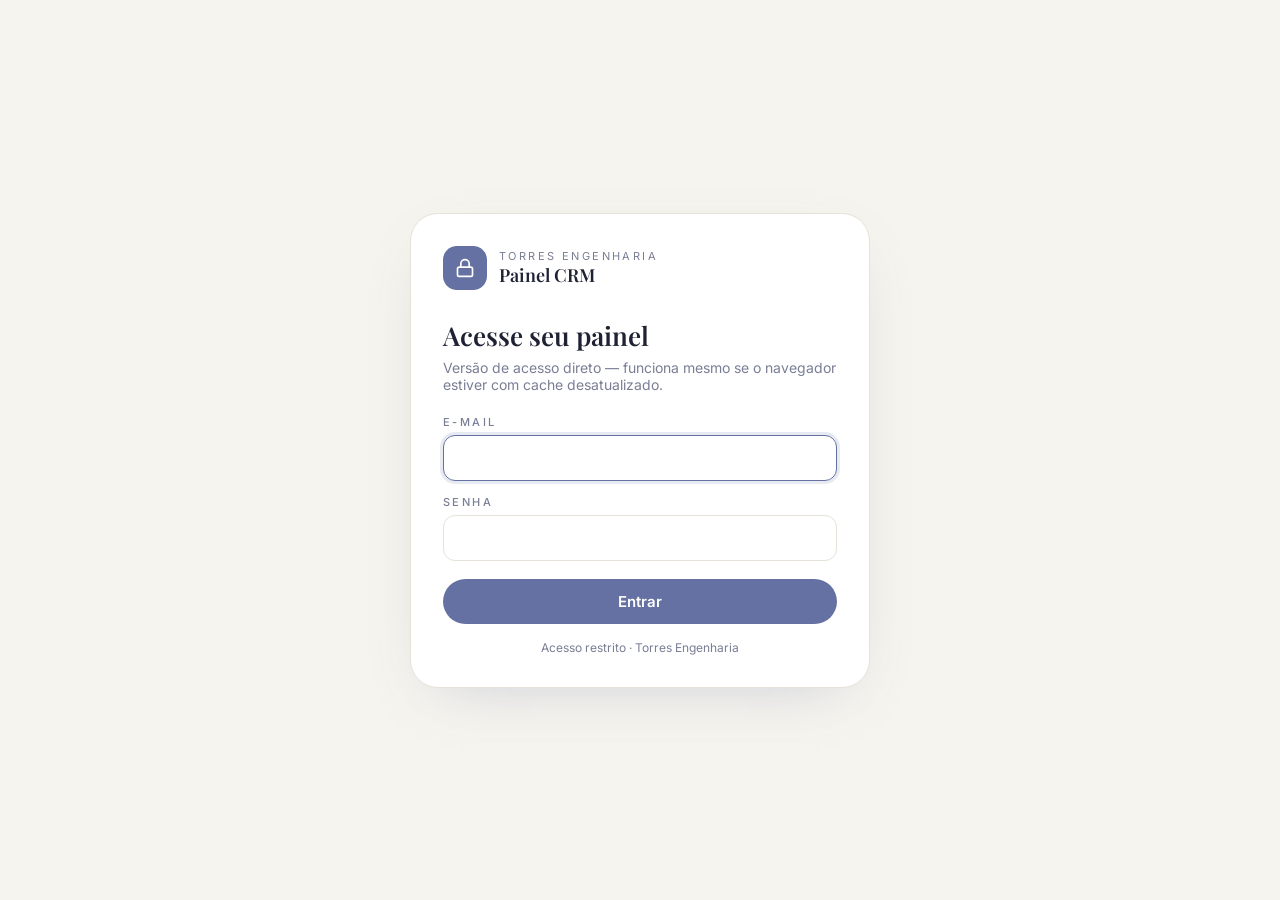
<file: frontend/public/painel.html>
<!doctype html>
<html lang="pt-BR">
<head>
  <meta charset="utf-8" />
  <meta name="viewport" content="width=device-width, initial-scale=1" />
  <meta http-equiv="Cache-Control" content="no-cache, no-store, must-revalidate" />
  <meta http-equiv="Pragma" content="no-cache" />
  <meta http-equiv="Expires" content="0" />
  <title>Torres Engenharia · Painel CRM</title>
  <link rel="preconnect" href="https://fonts.googleapis.com" />
  <link rel="preconnect" href="https://fonts.gstatic.com" crossorigin />
  <link href="https://fonts.googleapis.com/css2?family=Playfair+Display:wght@600&family=Inter:wght@400;500;600;700&display=swap" rel="stylesheet" />
  <style>
    *, *::before, *::after { box-sizing: border-box; }
    html, body { margin: 0; padding: 0; height: 100%; }
    body {
      font-family: 'Inter', -apple-system, BlinkMacSystemFont, sans-serif;
      background: #f6f4ee;
      color: #1f2233;
      display: flex;
      align-items: center;
      justify-content: center;
      padding: 24px;
    }
    .card {
      width: 100%;
      max-width: 460px;
      background: #fff;
      border: 1px solid #e6e2d8;
      border-radius: 28px;
      padding: 32px;
      box-shadow: 0 20px 60px -30px rgba(100,113,162,0.35);
    }
    .brand-row { display: flex; align-items: center; gap: 12px; }
    .lock {
      width: 44px; height: 44px;
      background: #6471a2; color: #fff;
      border-radius: 14px;
      display: flex; align-items: center; justify-content: center;
    }
    .kicker { font-size: 11px; letter-spacing: 0.22em; text-transform: uppercase; color: #7a7e95; }
    .brand-name { font-family: 'Playfair Display', serif; font-size: 18px; font-weight: 600; }
    h1 { font-family: 'Playfair Display', serif; font-size: 26px; margin: 28px 0 6px; font-weight: 600; }
    p.subtitle { color: #7a7e95; font-size: 14px; margin: 0 0 22px; }
    label {
      display: block; font-size: 11px; letter-spacing: 0.22em; text-transform: uppercase;
      color: #7a7e95; margin-bottom: 6px; font-weight: 500;
    }
    input {
      width: 100%; padding: 12px 14px; font-size: 16px;
      background: #fff; border: 1px solid #e6e2d8; border-radius: 12px;
      outline: none; transition: all .15s; font-family: inherit;
    }
    input:focus { border-color: #6471a2; box-shadow: 0 0 0 3px rgba(100,113,162,0.15); }
    .field + .field { margin-top: 14px; }
    .err {
      background: #fff1f1; border: 1px solid #fecaca; color: #b91c1c;
      padding: 10px 14px; border-radius: 12px; font-size: 13px; margin-top: 14px;
      display: none;
    }
    .err.show { display: block; }
    button.submit {
      width: 100%; margin-top: 18px;
      padding: 13px; font-size: 15px; font-weight: 600;
      background: #6471a2; color: #fff;
      border: none; border-radius: 999px; cursor: pointer;
      transition: all .15s;
      display: flex; align-items: center; justify-content: center; gap: 8px;
      font-family: inherit;
    }
    button.submit:hover { background: #555f8b; }
    button.submit:disabled { opacity: 0.6; cursor: wait; }
    .footer-note {
      margin-top: 16px; text-align: center; font-size: 12px; color: #7a7e95;
    }
    .spinner {
      width: 16px; height: 16px;
      border: 2px solid rgba(255,255,255,0.3);
      border-top-color: #fff;
      border-radius: 50%;
      animation: spin .8s linear infinite;
      display: none;
    }
    .submitting .spinner { display: inline-block; }
    @keyframes spin { to { transform: rotate(360deg); } }
  </style>
</head>
<body>
  <div class="card" data-testid="painel-static-card">
    <div class="brand-row">
      <div class="lock" aria-hidden>
        <svg width="20" height="20" viewBox="0 0 24 24" fill="none" stroke="currentColor" stroke-width="2" stroke-linecap="round" stroke-linejoin="round"><rect x="3" y="11" width="18" height="11" rx="2"></rect><path d="M7 11V7a5 5 0 0 1 10 0v4"></path></svg>
      </div>
      <div>
        <div class="kicker">Torres Engenharia</div>
        <div class="brand-name">Painel CRM</div>
      </div>
    </div>

    <h1>Acesse seu painel</h1>
    <p class="subtitle">Versão de acesso direto — funciona mesmo se o navegador estiver com cache desatualizado.</p>

    <form id="login-form" autocomplete="on">
      <div class="field">
        <label for="email">E-mail</label>
        <input id="email" type="email" name="email" required autofocus autocomplete="email" data-testid="painel-static-email" />
      </div>
      <div class="field">
        <label for="password">Senha</label>
        <input id="password" type="password" name="password" required autocomplete="current-password" data-testid="painel-static-password" />
      </div>
      <div id="err" class="err" data-testid="painel-static-error"></div>
      <button type="submit" class="submit" id="submit-btn" data-testid="painel-static-submit">
        <span class="spinner"></span>
        <span class="label">Entrar</span>
      </button>
    </form>

    <div class="footer-note">Acesso restrito · Torres Engenharia</div>
  </div>

  <script>
    (function(){
      var form = document.getElementById('login-form');
      var btn = document.getElementById('submit-btn');
      var errEl = document.getElementById('err');
      var btnLabel = btn.querySelector('.label');

      // Build API base from current origin (works in any environment)
      var API = window.location.origin + '/api';
      var TOKEN_KEY = 'alameda500_admin_token_v1';

      form.addEventListener('submit', async function(ev){
        ev.preventDefault();
        errEl.classList.remove('show');
        btn.disabled = true;
        btn.classList.add('submitting');
        btnLabel.textContent = 'Entrando…';

        var email = document.getElementById('email').value.trim();
        var password = document.getElementById('password').value;
        try {
          var res = await fetch(API + '/admin/login', {
            method: 'POST',
            headers: { 'Content-Type': 'application/json' },
            body: JSON.stringify({ email: email, password: password })
          });
          var data = await res.json();
          if (!res.ok) {
            throw new Error(data.detail || 'Erro ao fazer login.');
          }
          localStorage.setItem(TOKEN_KEY, data.access_token);
          // Redirect to /admin with cache-buster so the React bundle reloads fresh
          window.location.replace('/admin?_v=' + Date.now());
        } catch (err) {
          errEl.textContent = err.message || 'Erro ao fazer login.';
          errEl.classList.add('show');
          btn.disabled = false;
          btn.classList.remove('submitting');
          btnLabel.textContent = 'Entrar';
        }
      });
    })();
  </script>
</body>
</html>
</file>
